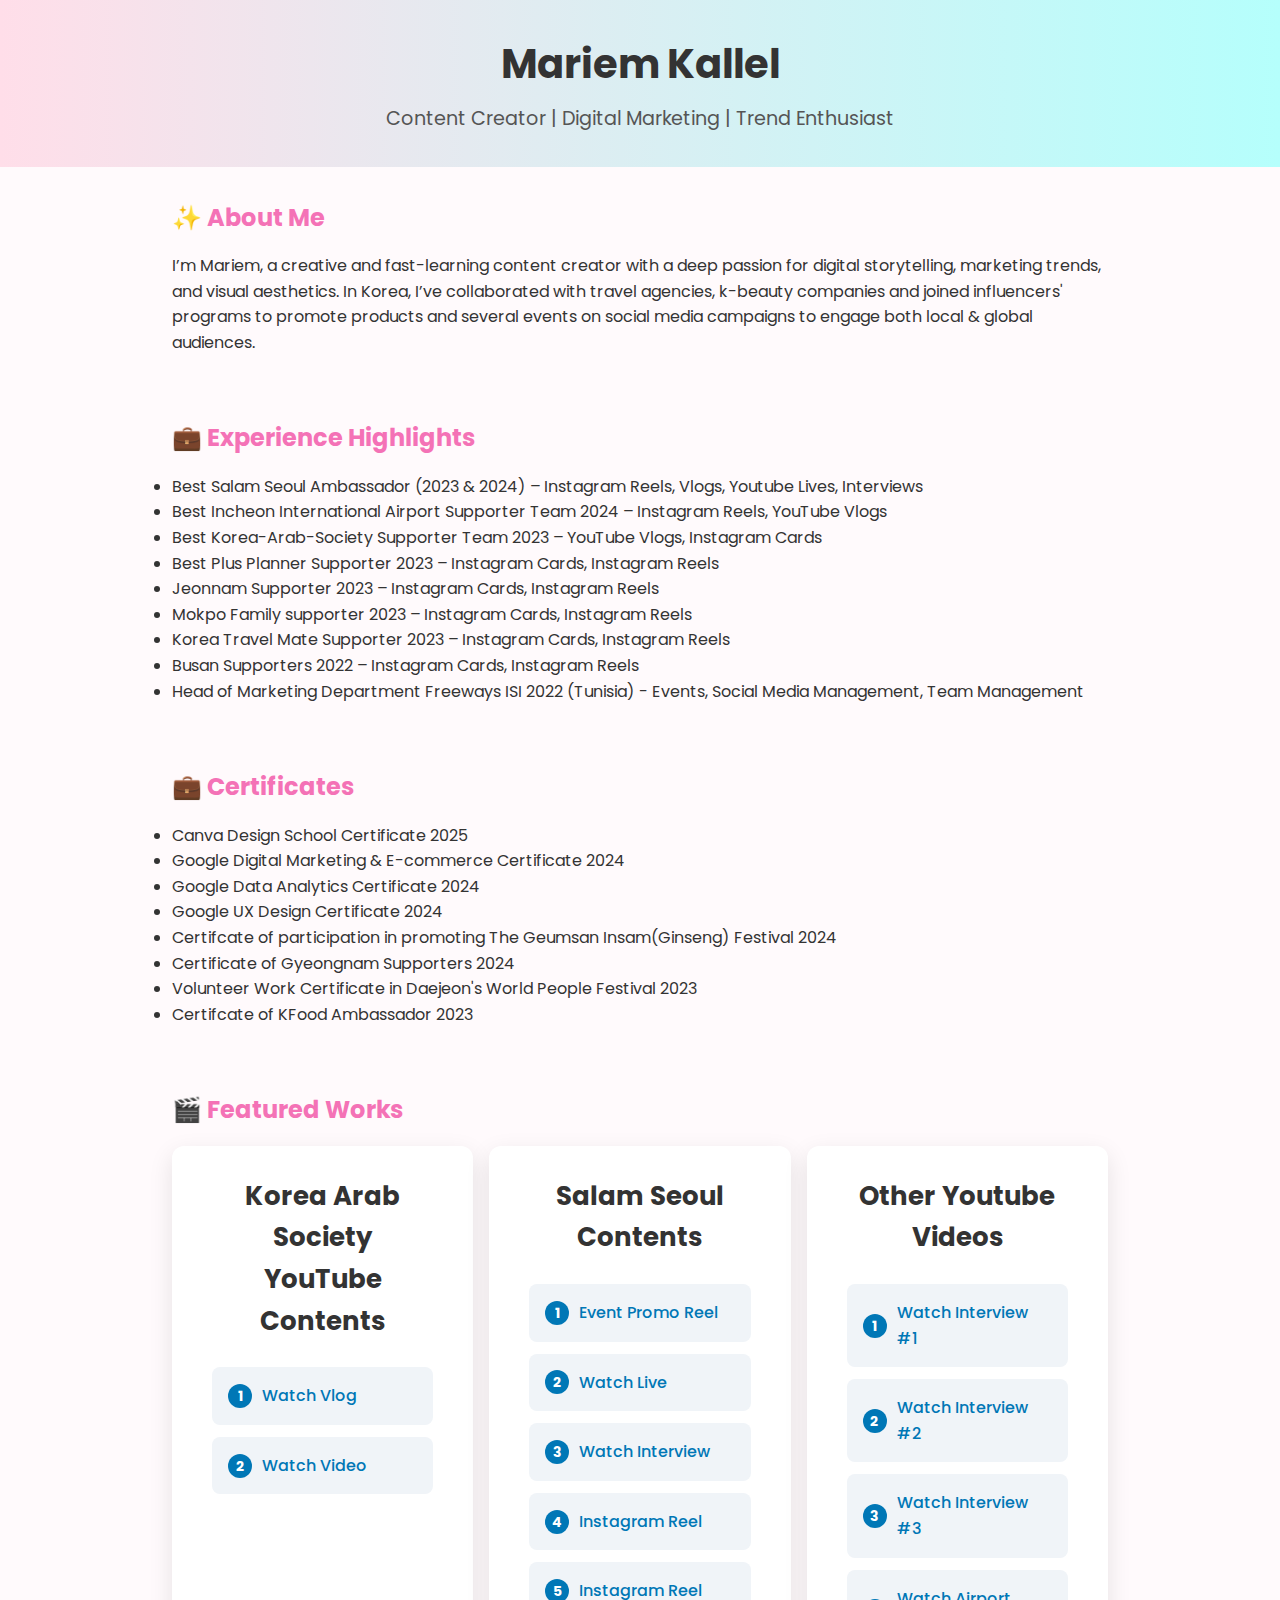
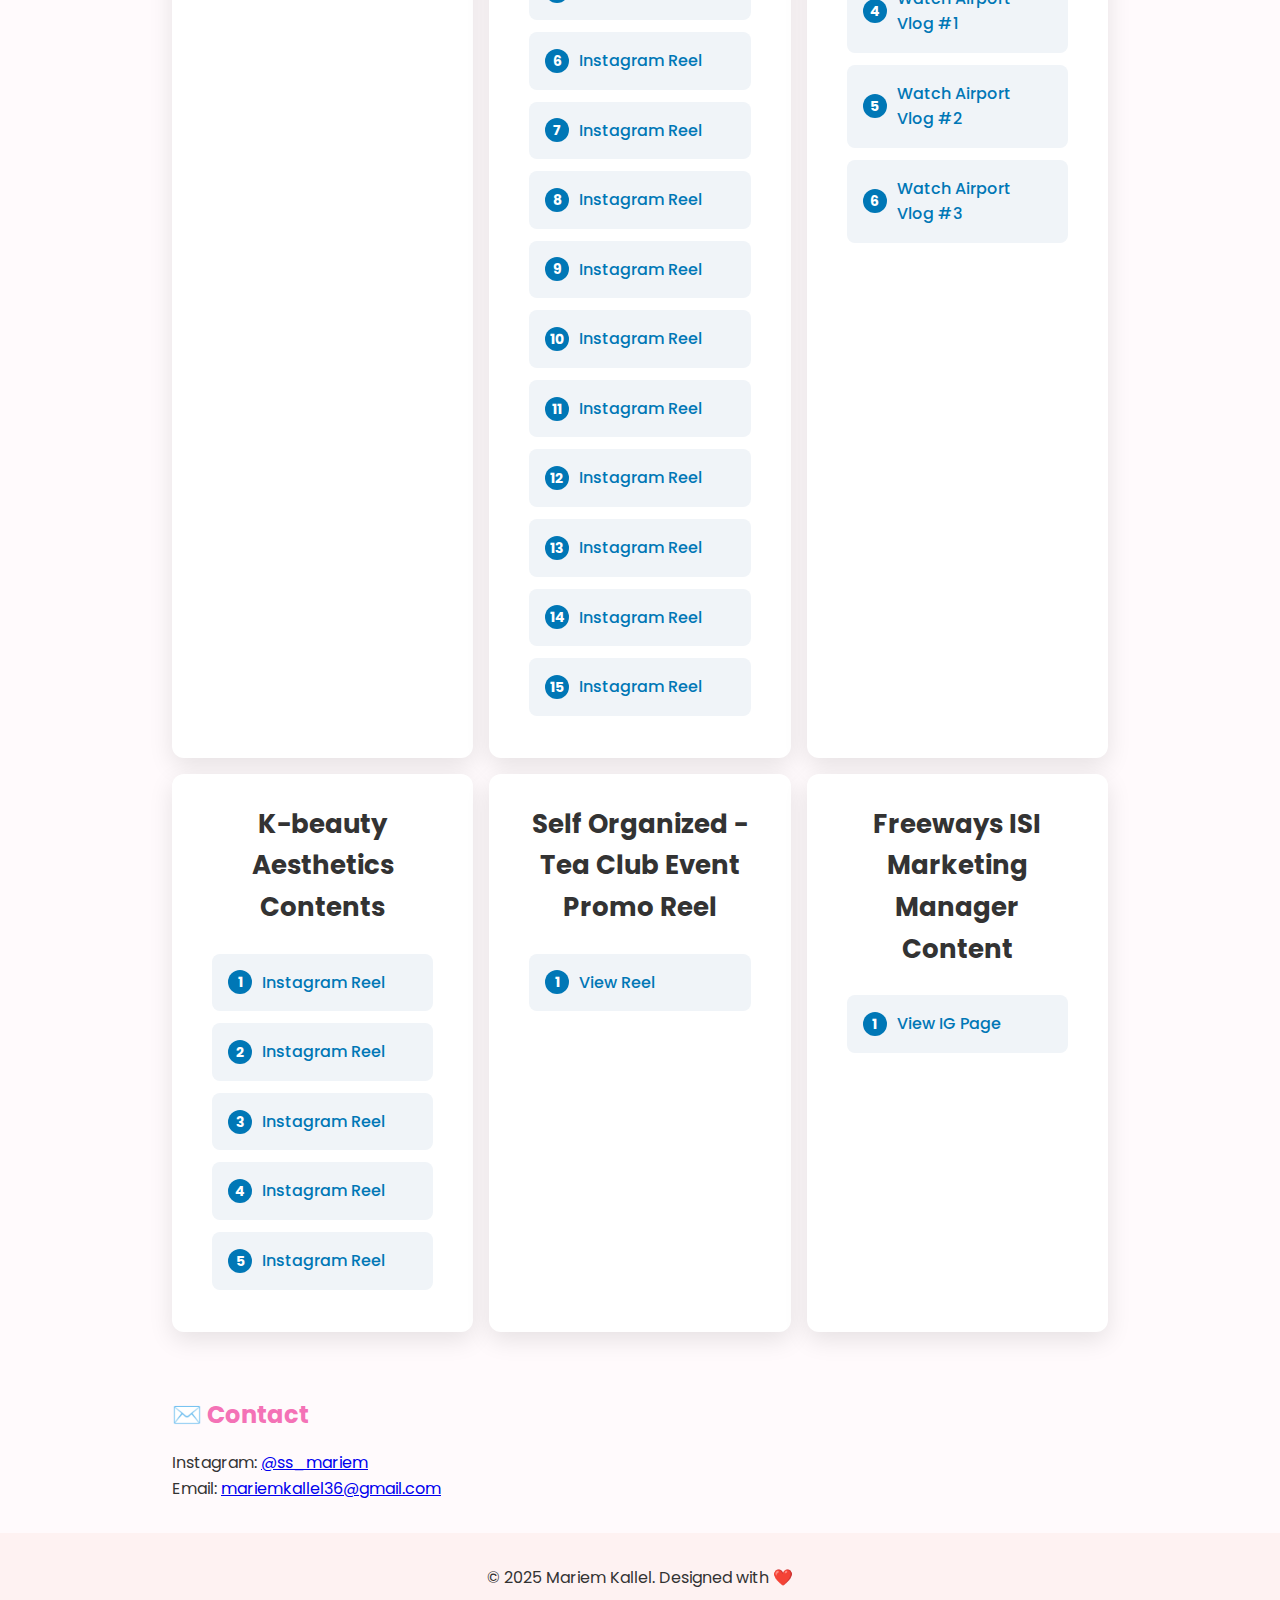
<file: portfolio.html>
<!DOCTYPE html>
<html lang="en">
<head>
  <meta charset="UTF-8" />
  <meta name="viewport" content="width=device-width, initial-scale=1.0" />
  <title>Mariem Kallel - Digital Portfolio</title>
  <link href="https://fonts.googleapis.com/css2?family=Poppins:wght@300;500;700&display=swap" rel="stylesheet">
  <style>
    * { margin: 0; padding: 0; box-sizing: border-box; }
    body {
      font-family: 'Poppins', sans-serif;
      background: #fffafc;
      color: #333;
      line-height: 1.6;
    }
    header {
      background: #ffdee9;
      background: linear-gradient(to right, #ffdee9, #b5fffc);
      padding: 2rem;
      text-align: center;
    }
    header h1 {
      font-size: 2.5rem;
      margin-bottom: 0.5rem;
    }
    header p {
      font-size: 1.2rem;
      color: #555;
    }
    section {
      padding: 2rem;
      max-width: 1000px;
      margin: auto;
    }
    h2 {
      margin-bottom: 1rem;
      color: #f472b6;
    }
    .grid {
      display: grid;
      grid-template-columns: repeat(auto-fit, minmax(280px, 1fr));
      gap: 1rem;
    }
    .card {
      background: #ffffff;
      padding: 30px 40px;
      border-radius: 12px;
      box-shadow: 0 8px 24px rgba(0, 0, 0, 0.1);
      max-width: 600px;
      width: 100%;
    }

    .card h3 {
      font-size: 26px;
      margin-bottom: 25px;
      color: #333333;
      text-align: center;
    }

    ol {
      list-style: none;
      padding: 0;
      counter-reset: reel-counter;
    }

    ol li {
      position: relative;
      background: #f0f4f8;
      padding: 16px 20px 16px 50px;
      border-radius: 8px;
      margin-bottom: 12px;
      transition: background 0.3s ease;
    }

    ol li:hover {
      background: #ddeeff;
    }

    ol li::before {
      counter-increment: reel-counter;
      content: counter(reel-counter);
      position: absolute;
      left: 16px;
      top: 50%;
      transform: translateY(-50%);
      background: #0077b6;
      color: #ffffff;
      width: 24px;
      height: 24px;
      border-radius: 50%;
      text-align: center;
      line-height: 24px;
      font-size: 14px;
      font-weight: bold;
    }

    ol li a {
      color: #0077b6;
      text-decoration: none;
      font-weight: 500;
    }

    ol li a:hover {
      text-decoration: underline;
    }
    footer {
      text-align: center;
      padding: 2rem;
      background: #fef2f2;
    }
    @media (max-width: 600px) {
      header h1 { font-size: 2rem; }
    }
  </style>
</head>
<body>
  <header>
    <h1>Mariem Kallel</h1>
    <p>Content Creator | Digital Marketing | Trend Enthusiast</p>
  </header>

  <section>
    <h2>✨ About Me</h2>
    <p>I’m Mariem, a creative and fast-learning content creator with a deep passion for digital storytelling, marketing trends, and visual aesthetics. In Korea, I’ve collaborated with travel agencies, k-beauty companies and joined
        influencers' programs to promote products and several events on social media campaigns to engage both local & global audiences.</p>
  </section>

  <section>
    <h2>💼 Experience Highlights</h2>
    <ul>
      
      <li>Best Salam Seoul Ambassador (2023 & 2024) – Instagram Reels, Vlogs, Youtube Lives, Interviews</li>
      <li>Best Incheon International Airport Supporter Team 2024 – Instagram Reels, YouTube Vlogs</li>
      <li>Best Korea-Arab-Society Supporter Team 2023 – YouTube Vlogs, Instagram Cards</li>
      <li>Best Plus Planner Supporter 2023 – Instagram Cards, Instagram Reels</li>
      <li>Jeonnam Supporter 2023 – Instagram Cards, Instagram Reels</li>
      <li>Mokpo Family supporter 2023 – Instagram Cards, Instagram Reels</li>
      <li>Korea Travel Mate Supporter 2023 – Instagram Cards, Instagram Reels</li>
      <li>Busan Supporters 2022 – Instagram Cards, Instagram Reels</li>
      <li>Head of Marketing Department Freeways ISI 2022 (Tunisia) - Events, Social Media Management, Team Management</li>
    </ul>
  </section>

    <section>
    <h2>💼 Certificates</h2>
    <ul>
      <li><p>Canva Design School Certificate 2025</p></li>
      <li><p>Google Digital Marketing & E-commerce Certificate 2024</p></li>
      <li><p>Google Data Analytics Certificate 2024</p></li>
      <li><p>Google UX Design Certificate 2024</p></li>
      <li><p>Certifcate of participation in promoting The Geumsan Insam(Ginseng) Festival 2024</p></li>
      <li><p>Certificate of Gyeongnam Supporters 2024</p></li>
      <li><p>Volunteer Work Certificate in Daejeon's World People Festival 2023</p>
      <li><p>Certifcate of KFood Ambassador 2023</p></li>
      
</li>
    </ul>
    
  </section>

  <section>
    <h2>🎬 Featured Works</h2>
    <div class="grid">
      <div class="card">
        <h3>Korea Arab Society YouTube Contents</h3>
        <ol>
        <li><a href="https://www.youtube.com/watch?v=ks4f5RZ7vNk" target="_blank">Watch Vlog</a></li>
        <li><a href="https://www.youtube.com/watch?v=_gHpdwJhYVk" target="_blank">Watch Video</a></li>
          </ol>
      </div>
<div class="card">
  <h3>Salam Seoul Contents</h3>
  <ol>
    <li><a href="https://www.instagram.com/reel/CsA5nFYgGWw/" target="_blank">Event Promo Reel</a></li>
    <li><a href="https://www.youtube.com/watch?v=JE_kv-VSpVE " target="_blank">Watch Live</a></li>
    <li><a href="https://www.youtube.com/watch?v=bCP9gnShdUU" target="_blank">Watch Interview</a></li>
    <li><a href="https://www.instagram.com/reel/DC6ubInTM2y/?igsh=MWM4NHp6cHl3N2J2cA==" target="_blank">Instagram Reel</a></li>
    <li><a href="https://www.instagram.com/reel/DC0xclnz7RW/?igsh=YzF6d2ViZzkwdjA3" target="_blank">Instagram Reel</a></li>
    <li><a href="https://www.instagram.com/reel/DCdCQ2xPhRS/?igsh=MTlmeTNvZTE1aGpqNw==" target="_blank">Instagram Reel</a></li>
    <li><a href="https://www.instagram.com/reel/DCBVDk0zN9Z/?igsh=NWdoeml4MnpkY2gx" target="_blank">Instagram Reel</a></li>
    <li><a href="https://www.instagram.com/reel/C7jdM0QyUEm/?igsh=anY1MGVpNzR0cTR2" target="_blank">Instagram Reel</a></li>
    <li><a href="https://www.instagram.com/reel/CsGfUxBAlW6/" target="_blank">Instagram Reel</a></li>
    <li><a href="https://www.instagram.com/reel/CvHb1fhA_8A/" target="_blank">Instagram Reel</a></li>
    <li><a href="https://www.instagram.com/reel/CvMQ2RWgkqQ/" target="_blank">Instagram Reel</a></li>
    <li><a href="https://www.instagram.com/reel/CvRoXvWymU-/" target="_blank">Instagram Reel</a></li>
    <li><a href="https://www.instagram.com/reel/CwAFiobSQ54/" target="_blank">Instagram Reel</a></li>
    <li><a href="https://www.instagram.com/reel/CxuZ8h7yo2h/" target="_blank">Instagram Reel</a></li>
    <li><a href="https://www.instagram.com/reel/Cy3LMyxSXP1/" target="_blank">Instagram Reel</a></li>
  </ol>
</div>

      <div class="card">
        <h3>Other Youtube Videos</h3>
        <ol>
<li><a href="https://www.youtube.com/watch?v=zD2sYyDDlMI&t=398s" target="_blank">Watch Interview #1</a></li>
<li><a href="https://www.youtube.com/watch?v=fkVujMSj1w4&t=144s" target="_blank">Watch Interview #2</a></li>
<li><a href="https://www.youtube.com/watch?v=r9_QausXe-A&t=60s" target="_blank">Watch Interview #3</a></li> 
<li><a href="https://www.youtube.com/watch?v=zD2sYyDDlMI&t=398s" target="_blank">Watch Airport Vlog #1</a></li>
<li><a href="https://www.youtube.com/watch?v=fkVujMSj1w4&t=144s" target="_blank">Watch Airport Vlog #2</a></li>
<li><a href="https://www.youtube.com/watch?v=r9_QausXe-A&t=60s" target="_blank">Watch Airport Vlog #3</a></li>




</ol>      
</div>


      <div class="card">
  <h3>K-beauty Aesthetics Contents</h3>
  <ol>
    
    <li><a href="https://www.instagram.com/reel/DLcPD_PPnW8/" target="_blank">Instagram Reel</a></li>
    <li><a href="https://www.instagram.com/reel/C5yIbzEyKIm/?igsh=MWFzd2U5YTBoNGh4NQ==" target="_blank">Instagram Reel</a></li>
    <li><a href="https://www.instagram.com/reel/DG5KbSfT6V_/?igsh=MTBjMjAwZzc2NTkzNg==" target="_blank">Instagram Reel</a></li>
    <li><a href="https://www.instagram.com/reel/DHp35DBRitu/?igsh=MThhc2cwY3JiOGZhZA==" target="_blank">Instagram Reel</a></li>
    <li><a href="https://www.instagram.com/reel/DD8UYxXTpu5/?igsh=MWtwcnBneG0zMXR3Ng==" target="_blank">Instagram Reel</a></li>
    
  </ol>
</div>

      <div class="card">
        <h3> Self Organized - Tea Club Event Promo Reel</h3>
        <ol><li>
        <a href="https://www.instagram.com/reel/CwFIQt5S7ck/" target="_blank">View Reel</a></li></ol>
      </div>

      <div class="card">
        <h3> Freeways ISI Marketing Manager Content </h3>
        <ol><li>
        <a href="https://www.instagram.com/freeways_isi/" target="_blank">View IG Page</a></li></ol>
      </div>
    </div>

    </div>


    

    

  </section>



  <section>
    <h2>✉️ Contact</h2>
    <p>Instagram: <a href="https://www.instagram.com/ss_mariem" target="_blank">@ss_mariem</a><br>
       Email: <a href="mariemkallel36@gmail.com">mariemkallel36@gmail.com</a></p>
  </section>

  <footer>
    <p>&copy; 2025 Mariem Kallel. Designed with ❤️</p>
  </footer>
</body>
</html>
</file>
